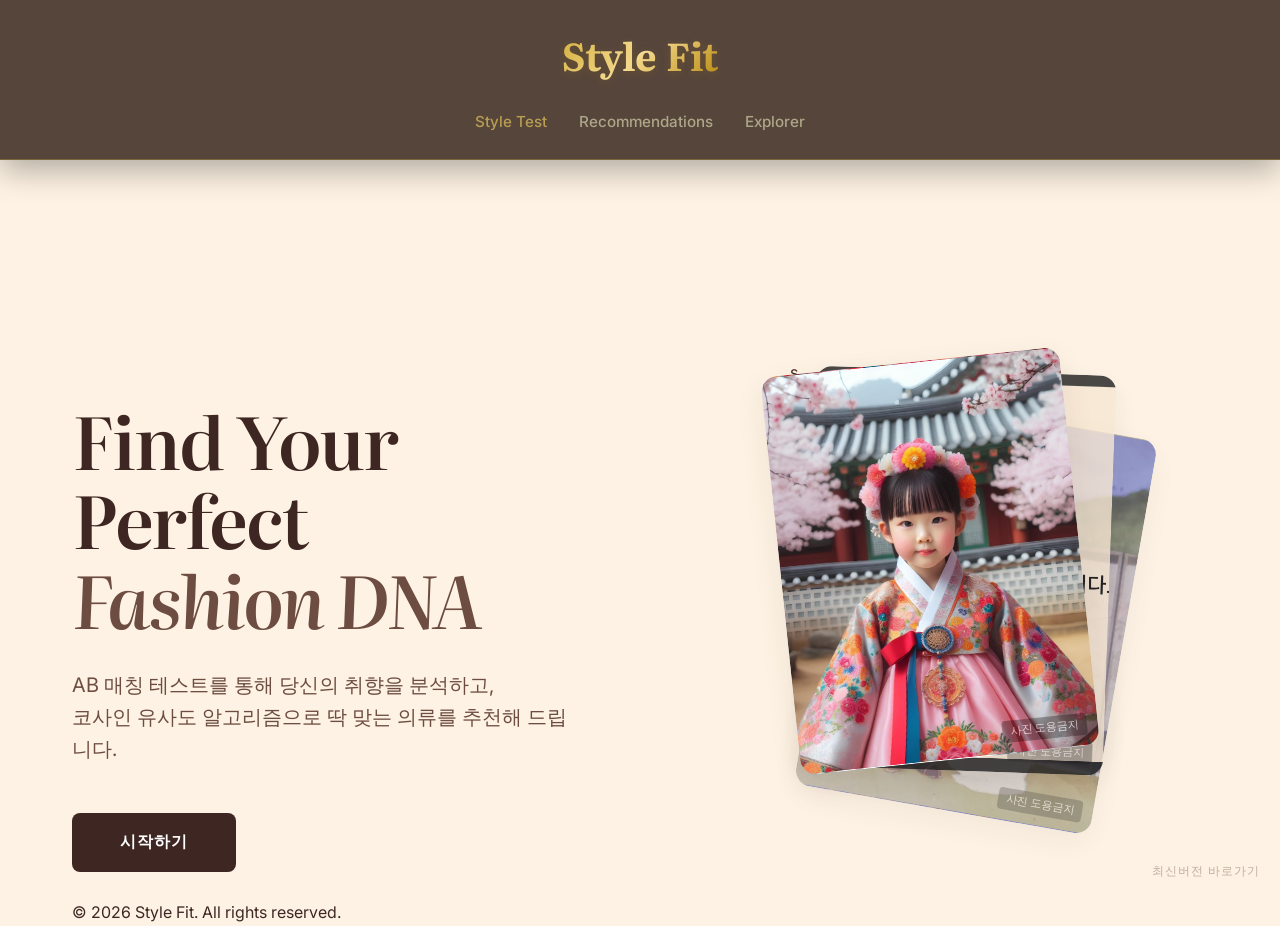
<file: 초기버전/index.html>
<!DOCTYPE html>
<html lang="ko">
<head>
    <meta charset="UTF-8">
    <meta name="viewport" content="width=device-width, initial-scale=1.0">
    <title>Style Fit | 당신만의 스타일을 찾다</title>
    <meta name="description" content="AB 매칭 테스트와 코사인 유사도를 통해 완벽한 스타일 핏을 찾아주는 패션 큐레이션 앱">
    <link rel="stylesheet" href="style.css">
    <link rel="preconnect" href="https://fonts.googleapis.com">
    <link rel="preconnect" href="https://fonts.gstatic.com" crossorigin>
    <link href="https://fonts.googleapis.com/css2?family=Literata:opsz,wght@7..72,300;400;600;700&family=Inter:wght@300;400;500;600;700&display=swap" rel="stylesheet">
</head>
<body class="light-theme">
    <header class="header">
        <div class="container">
            <h1 class="logo">Style <span>Fit</span></h1>
            <nav class="nav">
                <ul>
                    <li><a href="#test" id="nav-style-test" class="active">Style Test</a></li>
                    <li><a href="#recommendations">Recommendations</a></li>
                    <li><a href="#explorer">Explorer</a></li>
                </ul>
            </nav>
        </div>
    </header>

    <main id="app-root">
        <!-- Hero Section / Intro -->
        <section id="hero" class="hero">
            <div class="container">
                <div class="hero-content">
                    <br></br>
 
                    <h2 class="hero-title">Find Your Perfect <br><span class="highlight">Fashion DNA</span></h2>
                    <p class="hero-subtitle">AB 매칭 테스트를 통해 당신의 취향을 분석하고, <br>코사인 유사도 알고리즘으로 딱 맞는 의류를 추천해 드립니다.</p>
                    <button id="start-test-btn" class="btn-primary">시작하기</button>
                </div>
                <div class="hero-visual">
                    <!-- Placeholder for dynamic visual/animation -->
                    <div class="style-cards-stack">
                        <div class="card card-1"></div>
                        <div class="card card-2"></div>
         s               <div class="card card-3"></div>
                    </div>
                </div>
            </div>
        </section>

        <!-- AB Test Section (Hidden Initially) -->
        <section id="test-section" class="section hidden">
            <div class="container">
                <div class="section-header">
                    <span class="step-indicator">Step 01</span>
                    <h2 class="section-title">AB Matching Test</h2>
                    <p class="section-desc">둘 중 더 마음에 드는 스타일을 선택해 주세요.</p>
                    <button class="btn-skip" id="test-skip-btn">건너뛰기</button>
                </div>
                <div class="test-container">
                    <div id="ab-test-container" class="ab-test-container">
                        <div id="option-a" class="ab-card pulsate">
                            <div class="image-container"></div>
                            <div class="label">Option A</div>
                        </div>
                        <div id="option-b" class="ab-card pulsate">
                            <div class="image-container"></div>
                            <div class="label">Option B</div>
                        </div>
                    </div>
                    <div class="progress-bar-container">
                        <div id="progress" class="progress-bar"></div>
                    </div>
                </div>
            </div>
        </section>

        <!-- Results / Recommendations Section (Hidden Initially) -->
        <section id="recommendations-section" class="section hidden">
            <div class="container">
                <div class="section-header">
                    <span class="step-indicator">Step 02</span>
                    <h2 class="section-title">Your Style Profile</h2>
                    <p class="section-desc">당신의 취향 벡터를 분석한 결과입니다.</p>
                </div>
                <div class="results-grid">
                    <div class="profile-chart">
                        <!-- Canvas or SVG for preference visualization -->
                        <div id="radar-chart-placeholder"></div>
                    </div>
                    <div id="recommendation-list" class="product-grid">
                        <!-- Products will be injected here -->
                    </div>
                </div>
            </div>
        </section>
    </main>

    <footer class="footer">
        <div class="container">
            <p>&copy; 2026 Style Fit. All rights reserved.</p>
        </div>
    </footer>

    <a href="../index.html" class="version-label">최신버전 바로가기</a>
    <script src="app.js"></script>
</body>
</html>
</file>
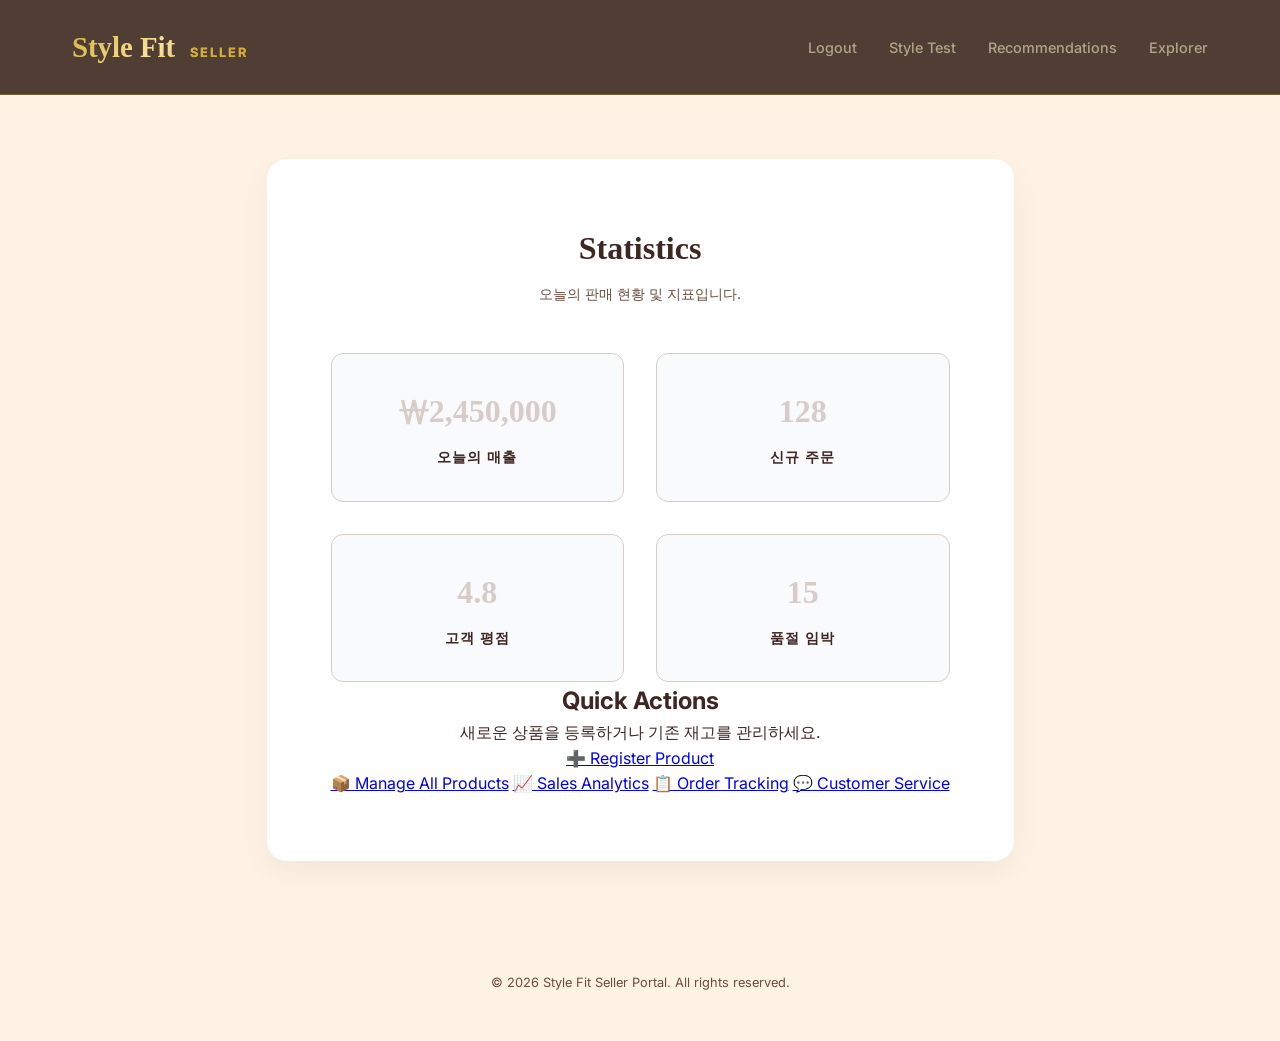
<file: 판매자 페이지/dashboard.html>
<!DOCTYPE html>
<html lang="ko">
<head>
    <meta charset="UTF-8">
    <meta name="viewport" content="width=device-width, initial-scale=1.0">
    <title>Style Fit Seller - Dashboard</title>
    <link rel="stylesheet" href="style.css">
    <link rel="preconnect" href="https://fonts.googleapis.com">
    <link rel="preconnect" href="https://fonts.gstatic.com" crossorigin>
    <link href="https://fonts.googleapis.com/css2?family=Inter:wght@300;400;500;600&family=Playfair+Display:ital,wght@0,400;0,700;1,400&display=swap" rel="stylesheet">
    <style>
        .dashboard-content {
            padding: 4rem 2rem;
            max-width: 1200px;
            margin: 0 auto;
            text-align: center;
        }
        .welcome-card {
            background: white;
            padding: 4rem;
            border-radius: 20px;
            box-shadow: 0 10px 30px rgba(0,0,0,0.05);
        }
        .stats-grid {
            display: grid;
            grid-template-columns: repeat(auto-fit, minmax(200px, 1fr));
            gap: 2rem;
            margin-top: 3rem;
        }
        .stat-item {
            padding: 2rem;
            background: #f8fafc;
            border-radius: 12px;
        }
        .stat-value {
            font-size: 2rem;
            font-weight: 700;
            color: var(--accent-color);
        }
        .stat-label {
            font-size: 0.9rem;
            color: var(--text-muted);
        }
    </style>
</head>
<body>
    <header class="header">
        <div class="header__container">
            <h1 class="header__logo">Style Fit <span>Seller</span></h1>
            <nav class="header__nav">
                <a href="../index.html" class="header__link">Logout</a>
                <a href="../index.html#test" class="header__link">Style Test</a>
                <a href="../index.html#recommendations" class="header__link">Recommendations</a>
                <a href="../index.html#explorer" class="header__link">Explorer</a>
            </nav>
        </div>
    </header>

    <main class="dashboard-content">
        <div class="dashboard-grid">
            <!-- Left Side: Statistics -->
            <div class="dashboard-main">
                <div class="welcome-card">
                    <h1 class="login-card__title">Statistics</h1>
                    <p class="login-card__subtitle">오늘의 판매 현황 및 지표입니다.</p>
                    
                    <div class="stats-grid">
                        <div class="stat-item">
                            <div class="stat-value">₩2,450,000</div>
                            <div class="stat-label">오늘의 매출</div>
                        </div>
                        <div class="stat-item">
                            <div class="stat-value">128</div>
                            <div class="stat-label">신규 주문</div>
                        </div>
                        <div class="stat-item">
                            <div class="stat-value">4.8</div>
                            <div class="stat-label">고객 평점</div>
                        </div>
                        <div class="stat-item">
                            <div class="stat-value">15</div>
                            <div class="stat-label">품절 임박</div>
                    </div>
            </div>

            <!-- Right Side: Management Board -->
            <aside class="dashboard-side">
                <div class="management-board">
                    <h2 class="management-title">Quick Actions</h2>
                    <p class="management-desc">새로운 상품을 등록하거나 기존 재고를 관리하세요.</p>
                    
                    <a href="product-registration.html" class="side-cta-btn">
                        <span class="cta-icon">➕</span>
                        Register Product
                    </a>

                    <div class="management-links">
                        <a href="product-management.html" class="mgmt-link">📦 Manage All Products</a>
                        <a href="#" class="mgmt-link">📈 Sales Analytics</a>
                        <a href="#" class="mgmt-link">📋 Order Tracking</a>
                        <a href="#" class="mgmt-link">💬 Customer Service</a>
                    </div>
                </div>
            </aside>
        </div>
    </main>

    <footer class="footer">
        <p>&copy; 2026 Style Fit Seller Portal. All rights reserved.</p>
    </footer>

    <script>
        // Dashboard Stats Counter Example (Dynamic data could go here)
        document.addEventListener('DOMContentLoaded', () => {
            const registeredProducts = JSON.parse(localStorage.getItem('registeredProducts') || '[]');
            // In a real app, you'd calculate stats from real sales data
            console.log('Registered items count:', registeredProducts.length);
        });
    </script>
</body>
</html>
</file>
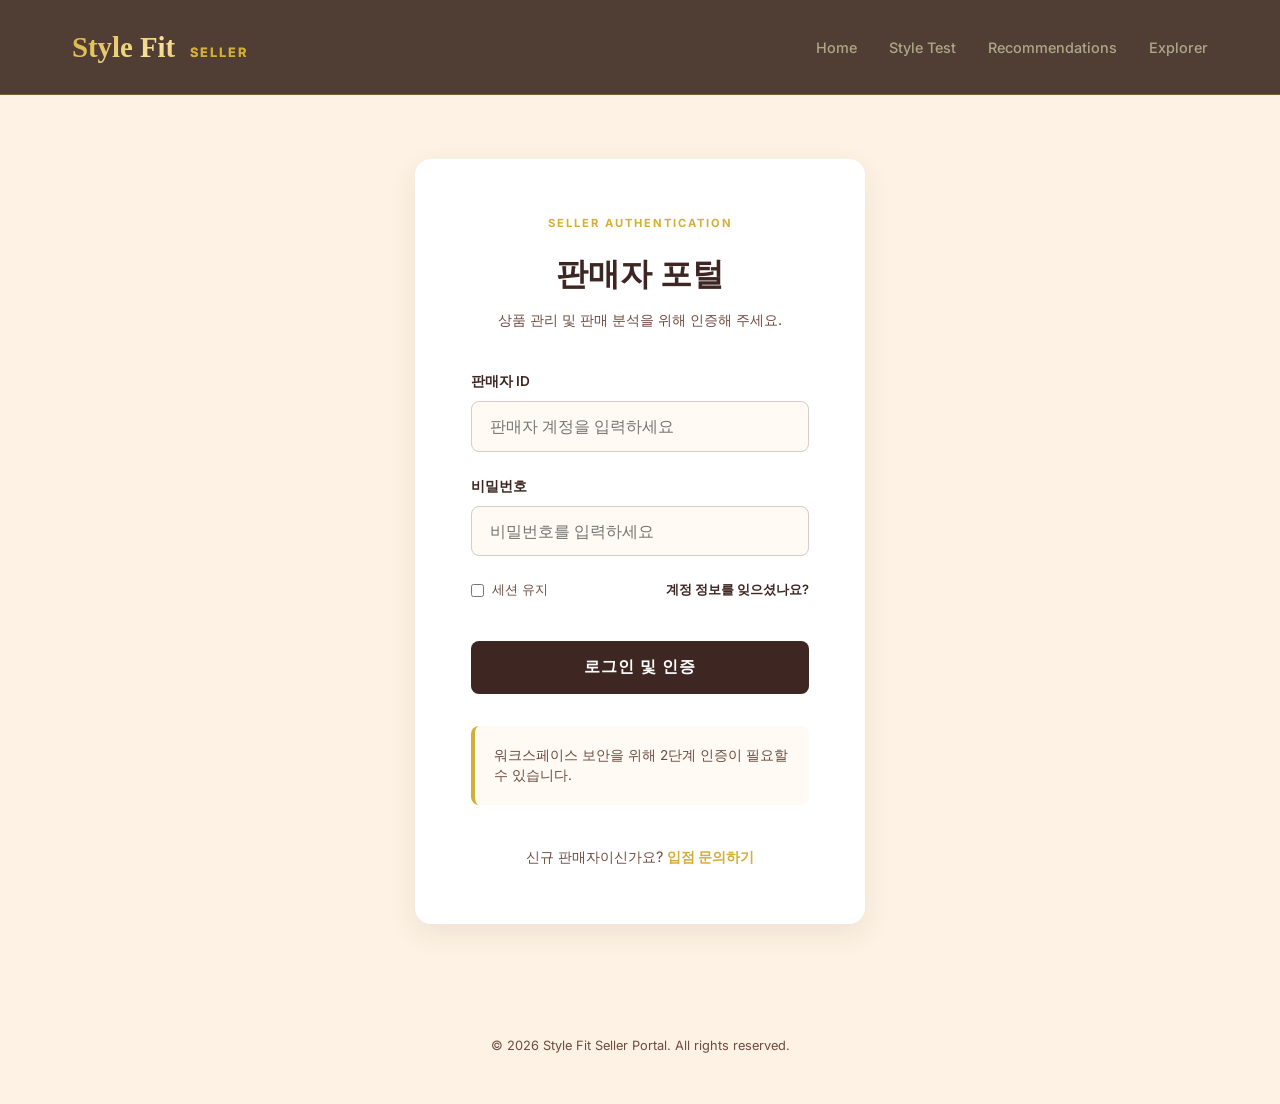
<file: 판매자 페이지/seller_login.html>
<!DOCTYPE html>
<html lang="ko">
<head>
    <meta charset="UTF-8">
    <meta name="viewport" content="width=device-width, initial-scale=1.0">
    <title>Style Fit - 판매자 인증</title>
    <link rel="stylesheet" href="style.css">
    <link rel="preconnect" href="https://fonts.googleapis.com">
    <link rel="preconnect" href="https://fonts.gstatic.com" crossorigin>
    <link href="https://fonts.googleapis.com/css2?family=Inter:wght@300;400;500;600&family=Playfair+Display:ital,wght@0,400;0,700;1,400&display=swap" rel="stylesheet">
</head>
<body>
    <header class="header">
        <div class="header__container">
            <h1 class="header__logo">Style Fit <span>Seller</span></h1>
            <nav class="header__nav">
                <a href="../index.html" class="header__link">Home</a>
                <a href="../index.html#test" class="header__link">Style Test</a>
                <a href="../index.html#recommendations" class="header__link">Recommendations</a>
                <a href="../index.html#explorer" class="header__link">Explorer</a>
            </nav>
        </div>
    </header>

    <main class="login-container">
        <div class="login-card">
            <div class="login-card__content">
                <p class="login-card__step">SELLER AUTHENTICATION</p>
                <h2 class="login-card__title">판매자 포털</h2>
                <p class="login-card__subtitle">상품 관리 및 판매 분석을 위해 인증해 주세요.</p>
                
                <form id="sellerLoginForm" class="login-form">
                    <div class="login-form__group">
                        <label for="seller-id" class="login-form__label">판매자 ID</label>
                        <input type="text" id="seller-id" name="seller-id" class="login-form__input" placeholder="판매자 계정을 입력하세요" required>
                    </div>
                    <div class="login-form__group">
                        <label for="seller-password" class="login-form__label">비밀번호</label>
                        <input type="password" id="seller-password" name="seller-password" class="login-form__input" placeholder="비밀번호를 입력하세요" required>
                    </div>
                    <div class="login-form__options">
                        <label class="login-form__remember">
                            <input type="checkbox" name="remember"> 세션 유지
                        </label>
                        <a href="#" class="login-form__forgot">계정 정보를 잊으셨나요?</a>
                    </div>
                    <button type="submit" class="login-form__button">로그인 및 인증</button>
                </form>

                <div class="login-card__info">
                    <p>워크스페이스 보안을 위해 2단계 인증이 필요할 수 있습니다.</p>
                </div>

                <p class="login-card__signup">신규 판매자이신가요? <a href="../로그인 페이지/signup.html">입점 문의하기</a></p>
            </div>
        </div>
    </main>

    <footer class="footer">
        <p>&copy; 2026 Style Fit Seller Portal. All rights reserved.</p>
    </footer>

    <script src="script.js"></script>
</body>
</html>
</file>
<file: 초기버전/style.css>
:root {
    /* Color Palette - Elegant Classic (Cream & Brown) */
    --bg-color: #FDF2E3;
    --surface-color: #ffffff;
    --primary-color: #3E2723; /* Dark Brown */
    --primary-muted: rgba(62, 39, 35, 0.1);
    --secondary-color: #6D4C41;
    --text-primary: #3E2723;
    --text-secondary: #6D4C41;
    --accent-color: #D7CCC8;
    --error-color: #D32F2F;
    
    /* Functional Tokens */
    --font-heading: 'Literata', serif;
    --font-main: 'Inter', sans-serif;
    --container-width: 1200px;
    --transition-smooth: all 0.5s cubic-bezier(0.16, 1, 0.3, 1);
    --border-radius-lg: 16px;
    --border-radius-md: 8px;
    --shadow-premium: 0 10px 30px rgba(62, 39, 35, 0.08);
}

* {
    margin: 0;
    padding: 0;
    box-sizing: border-box;
}

body {
    background-color: var(--bg-color);
    color: var(--text-primary);
    font-family: var(--font-main);
    line-height: 1.6;
    overflow-x: hidden;
}

.container {
    max-width: var(--container-width);
    margin: 0 auto;
    padding: 0 2rem;
}

.hidden {
    display: none !important;
}

/* Header */
.header {
    padding: 2.5rem 0;
    position: fixed;
    top: 0;
    left: 0;
    width: 100%;
    z-index: 1000;
    background: rgba(184, 134, 11, 0.15); /* Soft gold tint for logo area */
    background-color: rgba(61, 43, 34, 0.872); /* Much darker background for contrast */
    backdrop-filter: blur(20px);
    border-bottom: 1px solid rgba(212, 175, 55, 0.3);
    box-shadow: 0 10px 30px rgba(0, 0, 0, 0.3);
}

/* Specific darkening around logo */
.header .container {
    display: flex;
    flex-direction: column;
    align-items: center;
    gap: 1.5rem;
}

.logo {
    display: inline-block;
    font-family: var(--font-heading);
    font-size: 2.4rem;
    font-weight: 700;
    letter-spacing: -0.5px;
    background: linear-gradient(135deg, #D4AF37 0%, #F9E29C 50%, #B8860B 100%);
    background-clip: text;
    -webkit-background-clip: text;
    -webkit-text-fill-color: transparent;
    text-shadow: 0 2px 10px rgba(184, 134, 11, 0.2);
    transition: var(--transition-smooth);
}

.logo span {
    margin-left: 2px;
}

.nav ul {
    display: flex;
    list-style: none;
    gap: 2rem;
}

.nav a {
    color: #ada787;
    text-decoration: none;
    font-weight: 500;
    transition: var(--transition-smooth);
    font-size: 0.95rem;
}

.nav a:hover, .nav a.active {
    color: #b99e52;
}

/* Hero Section */
.hero {
    min-height: 100vh;
    display: flex;
    align-items: center;
    padding-top: 320px;
}

.hero .container {
    display: grid;
    grid-template-columns: 1fr 1fr;
    gap: 4rem;
    align-items: center;
}

.hero-title {
    font-family: var(--font-heading);
    font-size: 4.5rem;
    line-height: 1.1;
    font-weight: 600;
    margin-bottom: 2rem;
    letter-spacing: -2px;
    color: var(--text-primary);
}

.highlight {
    color: var(--secondary-color);
    font-style: italic;
}

.hero-subtitle {
    font-size: 1.25rem;
    color: var(--text-secondary);
    margin-bottom: 3rem;
    max-width: 500px;
}

.btn-primary {
    background-color: var(--primary-color);
    color: #fff;
    border: none;
    padding: 1.2rem 3rem;
    font-size: 1rem;
    font-weight: 600;
    border-radius: var(--border-radius-md);
    cursor: pointer;
    transition: var(--transition-smooth);
    letter-spacing: 1px;
    text-transform: uppercase;
}

.btn-primary:hover {
    transform: translateY(-3px);
    box-shadow: 0 10px 20px rgba(62, 39, 35, 0.2);
    filter: brightness(1.1);
}

/* Hero Visual Animation */
.hero-visual {
    position: relative;
    height: 500px;
}

.style-cards-stack {
    position: relative;
    width: 300px;
    height: 400px;
    margin: 0 auto;
}

.card {
    position: absolute;
    width: 100%;
    height: 100%;
    border-radius: var(--border-radius-lg);
    background: var(--surface-color);
    border: 1px solid rgba(255, 255, 255, 0);
    box-shadow: var(--shadow-premium);
    transition: var(--transition-smooth);
    overflow: hidden;
}

.card::after {
    content: '사진 도용금지';
    position: absolute;
    bottom: 10px;
    right: 10px;
    background: rgba(0, 0, 0, 0.5);
    color: #fff;
    padding: 2px 8px;
    font-size: 0.7rem;
    border-radius: 4px;
    pointer-events: none;
    opacity: 0.6;
}

.card-1 { 
    transform: rotate(-6deg) translateX(-10px); 
    z-index: 3; 
    background-image: url('images/픽사베이 image 11 복사본.png'); 
    background-size: cover;
    background-position: center;
}

.card-2 { 
    transform: rotate(2deg) translate(20px, 10px); 
    z-index: 2; 
    background-image: url('images/스크린샷 2026-03-12 오후 4.13.12 복사본.png');
    background-size: cover;
    background-position: center;
    opacity: 0.8;
}

.card-3 { 
    transform: rotate(10deg) translate(40px, 20px); 
    z-index: 1; 
    background-image: url('images/스크린샷 2026-03-12 오후 3.47.02 복사본.png');
    background-size: cover;
    background-position: center;
    opacity: 0.7;
}

/* AB Test Section */
.section {
    padding: 350px 0 120px 0;
}

.section-header {
    text-align: center;
    margin-bottom: 4rem;
    position: relative;
}

.step-indicator {
    color: var(--primary-color);
    font-weight: 600;
    font-size: 0.9rem;
    text-transform: uppercase;
    letter-spacing: 2px;
}

.section-title {
    font-family: var(--font-heading);
    font-size: 3rem;
    margin: 1rem 0;
    color: var(--text-primary);
}

.section-desc {
    color: var(--text-secondary);
    font-size: 1.1rem;
}

.test-container {
    max-width: 900px;
    margin: 0 auto;
}

.ab-test-container {
    display: grid;
    grid-template-columns: 1fr 1fr;
    gap: 2rem;
    margin-bottom: 4rem;
    perspective: 1000px;
}

.ab-card {
    background: var(--surface-color);
    border-radius: var(--border-radius-lg);
    padding: 1rem;
    box-shadow: var(--shadow-premium);
    cursor: pointer;
    transition: var(--transition-smooth);
    display: flex;
    flex-direction: column;
    border: 2px solid transparent;
}

.ab-card:hover {
    transform: translateY(-10px) scale(1.02);
    border-color: var(--secondary-color);
    box-shadow: 0 20px 40px rgba(62, 39, 35, 0.12);
}

.ab-card .image-container {
    aspect-ratio: 3/4;
    width: 100%;
    border-radius: calc(var(--border-radius-lg) - 8px);
    overflow: hidden;
    background: #f5f5f5;
}

.ab-card img {
    width: 100%;
    height: 100%;
    object-fit: cover;
    transition: var(--transition-smooth);
}

.ab-card .label {
    padding: 1.5rem 0 0.5rem;
    text-align: center;
    font-weight: 600;
    font-size: 1.1rem;
    color: var(--text-primary);
}

@keyframes pulsate {
    0% { transform: scale(1); }
    50% { transform: scale(1.01); }
    100% { transform: scale(1); }
}

.pulsate {
    animation: pulsate 2s infinite ease-in-out;
}

.btn-skip {
    position: absolute;
    right: 0;
    top: 50%;
    transform: translateY(-50%);
    background: none;
    border: 1px solid var(--accent-color);
    color: var(--text-secondary);
    font-size: 0.85rem;
    cursor: pointer;
    padding: 6px 15px;
    transition: var(--transition-smooth);
    font-weight: 600;
    border-radius: 20px;
    z-index: 100;
}

.btn-skip:hover {
    background-color: var(--primary-muted);
    border-color: var(--primary-color);
    color: var(--primary-color);
}

/* Progress Bar */
.progress-bar-container {
    width: 100%;
    height: 6px;
    background: var(--accent-color);
    border-radius: 10px;
    overflow: hidden;
}

.progress-bar {
    width: 10%;
    height: 100%;
    background: var(--primary-color);
    transition: width 0.3s ease;
}

/* Responsive */
@media (max-width: 968px) {
    .header { padding: 1.5rem 0; }
    .hero .container {
        grid-template-columns: 1fr;
        text-align: center;
    }
    .hero-title { font-size: 2.5rem; }
    .hero-subtitle { margin: 0 auto 2rem; }
    
    /* Show hero visual but smaller and with specific order */
    .hero-visual { 
        display: block; 
        height: 350px;
        margin-top: 2rem;
    }
    .style-cards-stack {
        width: 220px;
        height: 300px;
    }
    
    /* Mobile stack order: card-1 (Hanbok) at bottom */
    .card-1 { z-index: 1 !important; transform: rotate(-5deg) translateY(20px); }
    .card-2 { z-index: 2 !important; transform: rotate(0deg); }
    .card-3 { z-index: 3 !important; transform: rotate(5deg) translateY(-20px); }

    .swipe-deck {
        width: 280px;
        height: 420px;
    }
}

/* Recommendation List & Product Cards */
.product-grid {
    display: grid;
    grid-template-columns: repeat(auto-fill, minmax(220px, 1fr));
    gap: 2rem;
}

.product-card {
    background: var(--surface-color);
    border-radius: var(--border-radius-md);
    overflow: hidden;
    transition: var(--transition-smooth);
    border: 1px solid rgba(255, 255, 255, 0.05);
}

.product-card:hover {
    transform: translateY(-8px);
    border-color: rgba(255, 255, 255, 0.2);
}

.product-image {
    position: relative;
    width: 100%;
    aspect-ratio: 1;
    overflow: hidden;
}

.product-image img {
    width: 100%;
    height: 100%;
    object-fit: cover;
    transition: var(--transition-smooth);
}

.product-card:hover .product-image img {
    transform: scale(1.05);
}

.similarity-tag {
    position: absolute;
    top: 12px;
    right: 12px;
    background: var(--secondary-color);
    color: #fff;
    padding: 0.3rem 0.6rem;
    font-size: 0.75rem;
    font-weight: 700;
    border-radius: 4px;
}

.product-info {
    padding: 1.25rem;
}

.brand {
    font-size: 0.75rem;
    color: var(--text-secondary);
    text-transform: uppercase;
    letter-spacing: 1px;
    display: block;
    margin-bottom: 0.25rem;
}

.name {
    font-size: 1rem;
    font-weight: 600;
    margin-bottom: 0.5rem;
}

.price {
    font-weight: 700;
    color: var(--text-primary);
}

/* Profile Summary Styles */
.profile-summary {
    background: var(--surface-color);
    padding: 2rem;
    border-radius: var(--border-radius-lg);
    border: 1px solid rgba(255, 255, 255, 0.1);
    margin-bottom: 4rem;
}

.profile-summary h3 {
    margin-bottom: 1rem;
    color: var(--primary-color);
}

.vector-visual {
    margin-top: 2rem;
}

.vector-bar-wrap {
    margin-bottom: 1.5rem;
}

.vector-bar-wrap span {
    display: block;
    font-size: 0.8rem;
    color: var(--text-secondary);
    margin-bottom: 0.5rem;
}

.vector-bar {
    height: 4px;
    background: var(--secondary-color);
    border-radius: 2px;
    box-shadow: 0 0 10px rgba(109, 76, 65, 0.1);
}


/* Version Label */
.version-label {
    position: fixed;
    bottom: 20px;
    right: 20px;
    font-size: 0.75rem;
    color: var(--text-secondary);
    opacity: 0.4;
    font-weight: 500;
    letter-spacing: 1px;
    z-index: 9999;
    text-transform: uppercase;
    text-decoration: none;
    transition: var(--transition-smooth);
}

.version-label:hover {
    opacity: 1;
    color: var(--primary-color);
}
</file>
<file: 판매자 페이지/style.css>
:root {
    /* Design Tokens from index.html (CSS/style.css) */
    --bg-color: #FDF2E3;
    --surface-color: #ffffff;
    --primary-color: #3E2723; /* Dark Brown */
    --primary-muted: rgba(62, 39, 35, 0.1);
    --secondary-color: #6D4C41;
    --text-primary: #3E2723;
    --text-secondary: #6D4C41;
    --accent-color: #D7CCC8;
    --gold-accent: #D4AF37;
    --error-color: #D32F2F;
    
    --font-heading: 'Literata', serif;
    --font-main: 'Inter', sans-serif;
    --transition-speed: 0.5s;
    --border-radius-lg: 16px;
    --border-radius-md: 8px;
    --shadow-premium: 0 10px 30px rgba(62, 39, 35, 0.08);
}

* {
    margin: 0;
    padding: 0;
    box-sizing: border-box;
}

body {
    font-family: var(--font-main);
    background-color: var(--bg-color);
    color: var(--text-primary);
    line-height: 1.6;
    min-height: 100vh;
    display: flex;
    flex-direction: column;
}

/* Unified Header Style */
.header {
    background-color: rgba(61, 43, 34, 0.9);
    backdrop-filter: blur(20px);
    border-bottom: 1px solid rgba(212, 175, 55, 0.3);
    padding: 1.5rem 0;
    color: #FFFFFF;
}

.header__container {
    max-width: 1200px;
    margin: 0 auto;
    display: flex;
    justify-content: space-between;
    align-items: center;
    padding: 0 2rem;
}

.header__logo {
    font-family: var(--font-heading);
    font-size: 1.8rem;
    font-weight: 700;
    background: linear-gradient(135deg, #D4AF37 0%, #F9E29C 50%, #B8860B 100%);
    background-clip: text;
    -webkit-background-clip: text;
    -webkit-text-fill-color: transparent;
}

.header__logo span {
    font-size: 0.8rem;
    font-family: var(--font-main);
    -webkit-text-fill-color: var(--gold-accent);
    margin-left: 8px;
    text-transform: uppercase;
    letter-spacing: 2px;
}

.header__nav {
    display: flex;
    gap: 2rem;
}

.header__link {
    color: #ada787;
    text-decoration: none;
    font-size: 0.9rem;
    font-weight: 500;
    transition: var(--transition-speed);
}

.header__link:hover {
    color: #b99e52;
}

/* Main Content */
.login-container {
    flex: 1;
    display: flex;
    align-items: center;
    justify-content: center;
    padding: 4rem 1rem;
}

.login-card {
    background-color: var(--surface-color);
    width: 100%;
    max-width: 450px;
    padding: 3.5rem;
    border-radius: var(--border-radius-lg);
    box-shadow: var(--shadow-premium);
    animation: slideUp 0.8s cubic-bezier(0.16, 1, 0.3, 1);
}

@keyframes slideUp {
    from { opacity: 0; transform: translateY(30px); }
    to { opacity: 1; transform: translateY(0); }
}

.login-card__step {
    font-size: 0.7rem;
    font-weight: 700;
    color: var(--gold-accent);
    letter-spacing: 2px;
    margin-bottom: 1rem;
    text-align: center;
}

.login-card__title {
    font-family: var(--font-heading);
    font-size: 2rem;
    font-weight: 700;
    text-align: center;
    margin-bottom: 0.5rem;
}

.login-card__subtitle {
    color: var(--text-secondary);
    text-align: center;
    margin-bottom: 2.5rem;
    font-size: 0.9rem;
}

/* Form Styles */
.login-form {
    display: flex;
    flex-direction: column;
    gap: 1.5rem;
}

.login-form__group {
    display: flex;
    flex-direction: column;
    gap: 0.5rem;
}

.login-form__label {
    font-size: 0.85rem;
    font-weight: 600;
}

.login-form__input {
    padding: 0.9rem 1.1rem;
    border: 1px solid var(--accent-color);
    border-radius: var(--border-radius-md);
    font-size: 1rem;
    font-family: inherit;
    transition: all var(--transition-speed);
    background: #FFFAF3;
}

.login-form__input:focus {
    outline: none;
    border-color: var(--gold-accent);
    box-shadow: 0 0 0 4px rgba(212, 175, 55, 0.05);
}

.login-form__options {
    display: flex;
    justify-content: space-between;
    align-items: center;
    font-size: 0.8rem;
}

.login-form__remember {
    display: flex;
    align-items: center;
    gap: 0.5rem;
    color: var(--text-secondary);
    cursor: pointer;
}

.login-form__forgot {
    color: var(--primary-color);
    text-decoration: none;
    font-weight: 600;
}

.login-form__button {
    margin-top: 1rem;
    padding: 1rem;
    background-color: var(--primary-color);
    color: #FFFFFF;
    border: none;
    border-radius: var(--border-radius-md);
    font-size: 1rem;
    font-weight: 600;
    cursor: pointer;
    transition: all var(--transition-speed);
    text-transform: uppercase;
    letter-spacing: 1px;
}

.login-form__button:hover {
    filter: brightness(1.2);
    box-shadow: 0 8px 20px rgba(62, 39, 35, 0.15);
}

.login-card__info {
    margin-top: 2rem;
    padding: 1.2rem;
    background-color: #FFFAF3;
    border-radius: var(--border-radius-md);
    border-left: 4px solid var(--gold-accent);
    font-size: 0.85rem;
    color: var(--text-secondary);
    line-height: 1.5;
}

.login-card__signup {
    margin-top: 2.5rem;
    text-align: center;
    font-size: 0.9rem;
    color: var(--text-secondary);
}

.login-card__signup a {
    color: var(--gold-accent);
    font-weight: 700;
    text-decoration: none;
}

.login-card__signup a:hover {
    text-decoration: underline;
}

/* Dashboard Specific */
.dashboard-content {
    padding: 4rem 2rem;
    max-width: 1200px;
    margin: 0 auto;
    text-align: center;
}

.welcome-card {
    background: var(--surface-color);
    padding: 4rem;
    border-radius: var(--border-radius-lg);
    box-shadow: var(--shadow-premium);
}

.stats-grid {
    display: grid;
    grid-template-columns: repeat(auto-fit, minmax(200px, 1fr));
    gap: 2rem;
    margin-top: 3rem;
}

.stat-item {
    padding: 2.5rem;
    background: #FFFAF3;
    border-radius: var(--border-radius-md);
    border: 1px solid var(--accent-color);
    transition: var(--transition-speed);
}

.stat-item:hover {
    transform: translateY(-5px);
    border-color: var(--gold-accent);
}

.stat-value {
    font-family: var(--font-heading);
    font-size: 2.2rem;
    font-weight: 700;
    color: var(--primary-color);
    margin-bottom: 0.5rem;
}

.stat-label {
    font-size: 0.9rem;
    color: var(--text-secondary);
    text-transform: uppercase;
    letter-spacing: 1px;
    font-weight: 600;
}

/* Management List Styles */
.mgmt-product-grid {
    display: grid;
    grid-template-columns: repeat(auto-fill, minmax(280px, 1fr));
    gap: 1.5rem;
    margin-top: 1.5rem;
}

.mgmt-card {
    background: white;
    border-radius: var(--border-radius-md);
    overflow: hidden;
    border: 1px solid var(--accent-color);
    transition: var(--transition-speed);
    display: flex;
    flex-direction: column;
}

.mgmt-card:hover {
    box-shadow: 0 5px 15px rgba(0,0,0,0.05);
}

.mgmt-card__img {
    height: 180px;
    background: #f8fafc;
}

.mgmt-card__img img {
    width: 100%;
    height: 100%;
    object-fit: cover;
}

.mgmt-card__info {
    padding: 1.2rem;
    flex: 1;
    display: flex;
    flex-direction: column;
}

.mgmt-card__brand {
    font-size: 0.75rem;
    text-transform: uppercase;
    letter-spacing: 1px;
    color: var(--gold-accent);
    font-weight: 700;
}

.mgmt-card__name {
    font-size: 1rem;
    margin: 0.3rem 0;
    font-weight: 600;
}

.mgmt-card__price {
    font-weight: 700;
    color: var(--primary-color);
    margin-bottom: 1.2rem;
}

.mgmt-card__actions {
    margin-top: auto;
    display: flex;
    gap: 0.5rem;
}

.mgmt-btn {
    flex: 1;
    padding: 0.6rem;
    border: none;
    border-radius: 4px;
    font-size: 0.85rem;
    font-weight: 600;
    cursor: pointer;
    transition: 0.3s;
}

.mgmt-btn.edit {
    background: var(--accent-color);
    color: var(--primary-color);
}

.mgmt-btn.delete {
    background: #fee2e2;
    color: #ef4444;
}

.mgmt-btn:hover {
    filter: brightness(0.95);
}

/* Footer */
.footer {
    padding: 3rem;
    text-align: center;
    font-size: 0.8rem;
    color: var(--text-secondary);
}

@media (max-width: 600px) {
    .header__container {
        flex-direction: column;
        gap: 1rem;
        text-align: center;
    }
    .login-card, .welcome-card {
        padding: 2.5rem 1.5rem;
        box-shadow: none;
        border-radius: 0;
        background: transparent;
    }
}
</file>
